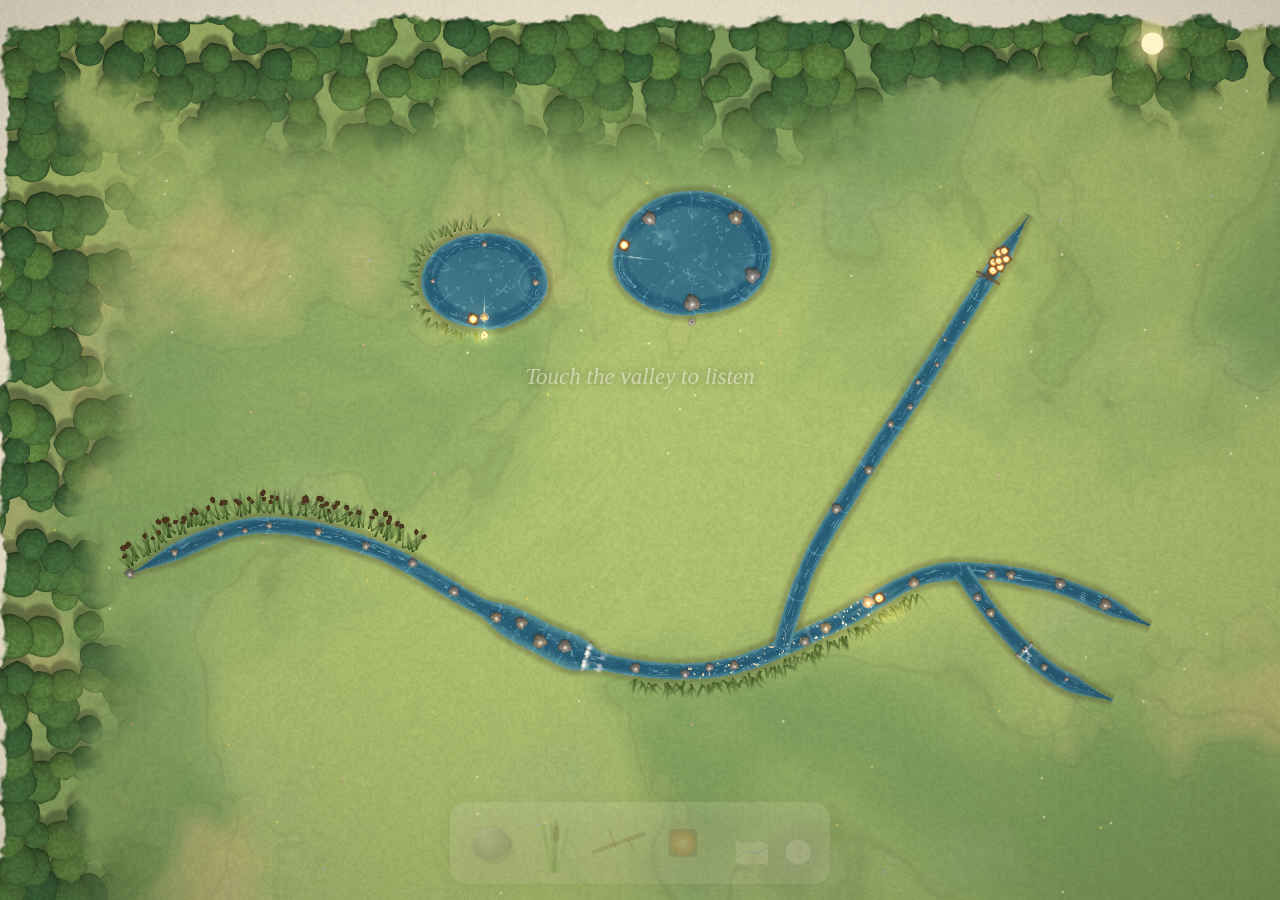
<file: src/index.html>
<!DOCTYPE html>
<html lang="en">
<head>
<meta charset="utf-8">
<meta name="viewport" content="width=device-width, initial-scale=1, maximum-scale=1, user-scalable=no, viewport-fit=cover">
<meta name="theme-color" content="#5f7a45">
<meta name="description" content="Riversong: draw a river and the water sings. Stones ring, reeds hum, waterfalls drum, and the whole song is a painting of a valley.">
<title>Riversong</title>
<link rel="icon" href="data:image/svg+xml,%3Csvg xmlns='http://www.w3.org/2000/svg' viewBox='0 0 64 64'%3E%3Crect width='64' height='64' rx='14' fill='%2392ad6b'/%3E%3Cpath d='M6 40 C 20 18, 30 50, 44 28 S 58 20, 60 22' stroke='%233f7ea8' stroke-width='9' fill='none' stroke-linecap='round'/%3E%3Ccircle cx='31' cy='37' r='6' fill='%23ffc46b'/%3E%3C/svg%3E">
<link rel="stylesheet" href="css/style.css">
</head>
<body>
<canvas id="gl"></canvas>
<canvas id="ui"></canvas>
<div id="help"></div>
<div id="atlas"></div>
<div id="nogl"></div>
<script src="samples.js"></script>
<script src="js/00_util.js"></script>
<script src="js/05_i18n.js"></script>
<script src="js/10_music.js"></script>
<script src="js/20_model.js"></script>
<script src="js/30_sim.js"></script>
<script src="js/40_audio.js"></script>
<script src="js/50_shaders.js"></script>
<script src="js/55_render.js"></script>
<script src="js/60_fx.js"></script>
<script src="js/65_scene.js"></script>
<script src="js/70_input.js"></script>
<script src="js/75_rain.js"></script>
<script src="js/80_ui.js"></script>
<script src="js/85_store.js"></script>
<script src="js/88_demo.js"></script>
<script src="js/90_app.js"></script>
<script src="js/95_main.js"></script>
</body>
</html>
</file>
<file: src/css/style.css>
html, body { margin: 0; height: 100%; overflow: hidden; background: #2b2f26; }
body { font-family: Georgia, 'Times New Roman', serif; color: #3c3326; -webkit-user-select: none; user-select: none; -webkit-tap-highlight-color: transparent; }
#gl, #ui { position: fixed; inset: 0; width: 100vw; height: 100vh; display: block; }
#gl { touch-action: none; cursor: crosshair; }
#ui { pointer-events: none; }
#nogl { position: fixed; inset: 0; display: none; align-items: center; justify-content: center; padding: 2em; text-align: center; color: #f3ead6; font-size: 18px; font-style: italic; }

/* paper notes: help and atlas */
#help, #atlas { position: fixed; inset: 0; display: none; z-index: 5; }
#help.open, #atlas.open { display: flex; }
#help { align-items: center; justify-content: center; background: rgba(20, 24, 18, 0.35); }
#help .note {
  max-width: 560px; width: calc(100vw - 48px); max-height: calc(100vh - 60px); overflow: auto;
  background: #f5eedd; border-radius: 6px; padding: 26px 30px 18px; box-shadow: 0 18px 50px rgba(0, 0, 0, 0.35);
  background-image: radial-gradient(circle at 20% 10%, rgba(255, 255, 255, 0.6), transparent 60%), radial-gradient(circle at 80% 90%, rgba(196, 170, 120, 0.18), transparent 55%);
}
#help h2 { margin: 0 0 12px; font-weight: normal; font-style: italic; font-size: 26px; color: #4a3c28; }
#help dl { margin: 0; display: grid; grid-template-columns: 92px 1fr; gap: 7px 14px; font-size: 14.5px; line-height: 1.42; }
#help dt { font-style: italic; color: #7a5c34; }
#help dd { margin: 0; }
#help .row, #atlas .actions { display: flex; gap: 10px; margin-top: 16px; flex-wrap: wrap; }
#help button, #atlas button {
  font: inherit; font-size: 14px; background: #ebe0c7; color: #4a3c28; border: 1px solid rgba(110, 85, 50, 0.3);
  border-radius: 20px; padding: 6px 15px; cursor: pointer;
}
#help button:hover, #atlas button:hover { background: #f8eed6; }
.credits { font-size: 12px; color: #8a7a62; margin: 14px 0 0; font-style: italic; }

#atlas { overflow: auto; background: #e9dfc8; background-image: radial-gradient(circle at 30% 20%, rgba(255, 255, 255, 0.55), transparent 55%), radial-gradient(circle at 75% 85%, rgba(170, 140, 90, 0.2), transparent 60%); }
#atlas .atlas-inner { width: min(1180px, calc(100vw - 40px)); margin: 0 auto; padding: 34px 0 40px; }
#atlas header { display: flex; align-items: flex-end; justify-content: space-between; gap: 16px; flex-wrap: wrap; border-bottom: 1px solid rgba(110, 85, 50, 0.25); padding-bottom: 12px; }
#atlas h1 { margin: 0; font-weight: normal; font-style: italic; font-size: 34px; color: #4a3c28; }
#atlas .actions { margin: 0; }
#atlas .grid { display: grid; grid-template-columns: repeat(auto-fill, minmax(240px, 1fr)); gap: 26px; margin-top: 26px; }
#atlas .card { background: #f6efdf; border-radius: 4px; padding: 10px 10px 12px; box-shadow: 0 6px 18px rgba(60, 45, 20, 0.18); transform: rotate(-0.4deg); transition: transform 0.2s, box-shadow 0.2s; }
#atlas .card:nth-child(2n) { transform: rotate(0.5deg); }
#atlas .card:hover { transform: translateY(-3px) rotate(0deg); box-shadow: 0 12px 26px rgba(60, 45, 20, 0.25); }
#atlas .card.current { outline: 2px solid rgba(214, 150, 70, 0.6); outline-offset: 3px; }
#atlas .thumb { aspect-ratio: 16 / 10; border-radius: 2px; overflow: hidden; cursor: pointer; background: #d8ccb0; display: flex; align-items: center; justify-content: center; }
#atlas .thumb img { width: 100%; height: 100%; object-fit: cover; display: block; }
#atlas .thumb .blank { width: 100%; height: 100%; background: linear-gradient(135deg, #b9c48f, #93a86f); }
#atlas .thumb.new { background: transparent; border: 2px dashed rgba(110, 85, 50, 0.35); font-size: 54px; color: rgba(110, 85, 50, 0.55); }
#atlas .card.new { cursor: pointer; background: rgba(246, 239, 223, 0.55); box-shadow: none; }
#atlas .name { margin-top: 9px; font-style: italic; font-size: 18px; outline: none; border-radius: 3px; padding: 1px 3px; cursor: text; }
#atlas .card.new .name { cursor: pointer; }
#atlas .name:focus { background: #fffaf0; }
#atlas .meta { font-size: 12.5px; color: #8a7a62; padding: 0 3px; }
#atlas .btns { display: flex; gap: 8px; margin-top: 9px; }
#atlas .btns button { font-size: 12.5px; padding: 4px 11px; }
#atlas .btns button.armed { background: #c9573a; color: #fff8ef; border-color: #a5432b; }
#atlas .linkbox { margin-top: 16px; display: flex; gap: 10px; align-items: center; font-size: 14px; font-style: italic; color: #6a5536; }
#atlas .linkbox input { flex: 1; font: 13px Georgia, serif; padding: 6px 9px; border: 1px solid rgba(110, 85, 50, 0.35); border-radius: 6px; background: #fffaf0; color: #3c3326; }
</file>
